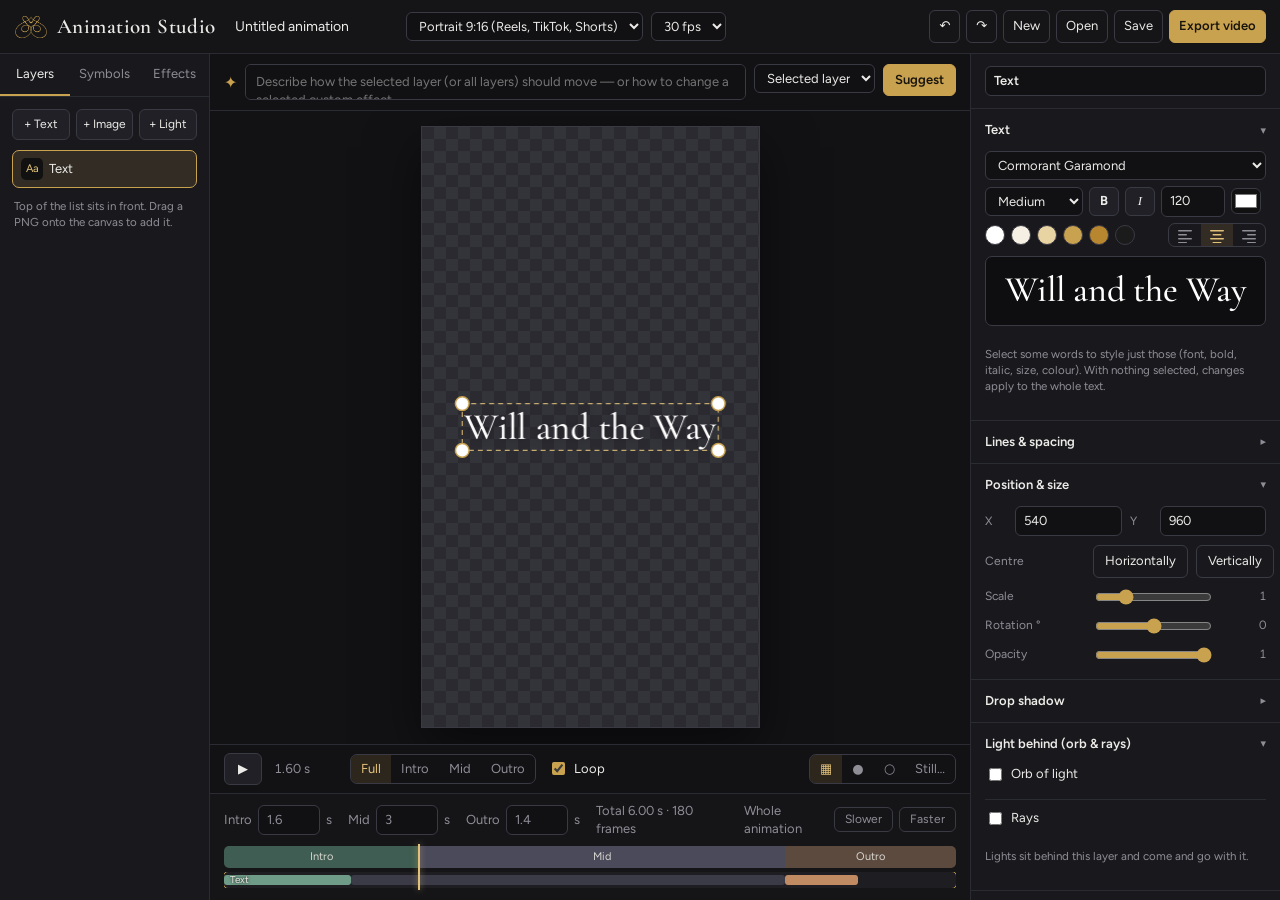
<file: public/index.html>
<!doctype html>
<html lang="en">
<head>
<meta charset="utf-8">
<meta name="viewport" content="width=device-width, initial-scale=1, viewport-fit=cover">
<title>Animation Studio</title>
<link rel="icon" href="icons/icon-32.png">
<link rel="apple-touch-icon" href="icons/icon-180.png">
<meta name="theme-color" content="#121215">
<link rel="preconnect" href="https://fonts.googleapis.com">
<link rel="preconnect" href="https://fonts.gstatic.com" crossorigin>
<link rel="stylesheet" href="https://fonts.googleapis.com/css2?family=Cormorant+Garamond:ital,wght@0,500;0,600;1,500&family=Figtree:wght@400;500;600&display=swap">
<link rel="stylesheet" href="css/app.css">
</head>
<body>
<header class="top">
  <div class="brand"><img src="icons/mark-gold.png" alt=""><span>Animation Studio</span></div>
  <input id="projName" class="projname" spellcheck="false" title="Animation name">
  <div class="top-mid">
    <select id="sizeSel" title="Video size"></select>
    <select id="fpsSel" title="Frames per second"><option value="24">24 fps</option><option value="25">25 fps</option><option value="30">30 fps</option><option value="60">60 fps</option></select>
  </div>
  <div class="top-actions">
    <button id="undoBtn" class="ghost icon" title="Undo (Ctrl/Cmd+Z)">↶</button>
    <button id="redoBtn" class="ghost icon" title="Redo (Ctrl/Cmd+Shift+Z)">↷</button>
    <button id="newBtn" class="ghost">New</button>
    <button id="openBtn" class="ghost">Open</button>
    <button id="saveBtn" class="ghost">Save</button>
    <button id="exportBtn" class="gold">Export video</button>
  </div>
</header>

<main class="app">
  <aside class="left panel">
    <div class="tabs"><button data-tab="layers" class="on">Layers</button><button data-tab="symbols">Symbols</button><button data-tab="effects">Effects</button></div>
    <section id="tab-layers" class="tabbody">
      <div class="addrow">
        <button id="addText">+ Text</button><button id="addImage">+ Image</button><button id="addLight">+ Light</button>
      </div>
      <ul id="layerList" class="layers"></ul>
      <p class="hint">Top of the list sits in front. Drag a PNG onto the canvas to add it.</p>
    </section>
    <section id="tab-symbols" class="tabbody" hidden>
      <div class="symgroup">Will and the Way</div>
      <div class="seg small symcol" id="symColour"></div>
      <div id="symGrid" class="symgrid"></div>
      <div class="symgroup">Your symbols <button id="addSymbol" class="link">+ Add</button></div>
      <div id="userSymGrid" class="symgrid"></div>
      <p class="hint">Click a symbol to add it. Symbols you add here stay in this browser.</p>
    </section>
    <section id="tab-effects" class="tabbody" hidden>
      <div class="symgroup">Create a custom effect</div>
      <div class="creator">
        <textarea id="createInput" rows="5" placeholder="Describe anything — e.g. “A broken heart comes together and heals. Gold light runs up the seam, the heart pulses with rays, then dissolves into pieces that form my text and symbol.”"></textarea>
        <label class="chk"><input type="checkbox" id="createUse" checked> <span>Build it from my layers <span class="muted">(the text and symbols on the canvas appear only when the effect brings them in)</span></span></label>
        <button class="gold" id="createBtn">Create effect</button>
        <p id="createStatus" class="createstatus" hidden></p>
        <p class="hint" style="margin:0">Claude writes it from scratch: 1–2 minutes. Your screen stays on while it works; keep this page open (don't switch apps). To change it afterwards, select it and describe the change in the Suggest box (Selected layer).</p>
      </div>
      <div class="symgroup" style="margin-top:16px">Your saved effects</div>
      <div id="effectGrid" class="effgrid"></div>
      <p class="hint">Save a custom effect from its settings panel (“Save to effects library”). Click one here to add it, then change its words and colours in its settings.</p>
    </section>
  </aside>

  <section class="centre">
    <form id="suggestForm" class="suggest">
      <span class="spark">✦</span>
      <textarea id="suggestInput" rows="1" placeholder="Describe how the selected layer (or all layers) should move — or how to change a selected custom effect" autocomplete="off"></textarea>
      <select id="suggestTarget"><option value="selected">Selected layer</option><option value="all">All layers</option></select>
      <button class="gold" id="suggestBtn">Suggest</button>
    </form>
    <div class="viewer" id="viewer">
    <div id="stage" class="stage">
      <div id="canvasWrap" class="canvaswrap">
        <canvas id="view"></canvas>
        <canvas id="overlay"></canvas>
      </div>
    </div>
    <div class="transport">
      <button id="playBtn" class="play" title="Play / pause (Space)">▶</button>
      <span id="timeLbl" class="time">0.00 s</span>
      <div class="seg" id="rangeSeg">
        <button data-range="full" class="on">Full</button><button data-range="intro">Intro</button><button data-range="mid">Mid</button><button data-range="outro">Outro</button>
      </div>
      <label class="chk"><input type="checkbox" id="loopChk" checked> Loop</label>
      <div class="bgseg seg" id="bgSeg" title="Preview background (not exported)">
        <button data-bg="checker" class="on">▦</button><button data-bg="dark">●</button><button data-bg="light">○</button><button data-bg="image" title="Use a still from your video">Still…</button>
      </div>
    </div>
    <nav class="mtabs" id="mtabs"><button data-m="layers">Layers</button><button data-m="symbols">Symbols</button><button data-m="effects">Effects</button><button data-m="edit">Edit</button><button data-m="timing">Timing</button></nav>
    </div>
    <div class="timeline" id="timeline">
      <div class="tl-head">
        <label>Intro <input type="number" id="durIntro" step="0.1" min="0"> s</label>
        <label>Mid <input type="number" id="durMid" step="0.1" min="0"> s</label>
        <label>Outro <input type="number" id="durOutro" step="0.1" min="0"> s</label>
        <span id="durTotal" class="muted"></span>
        <span class="speedall">Whole animation <button class="ghost" id="allSlower">Slower</button><button class="ghost" id="allFaster">Faster</button></span>
      </div>
      <div class="tl-body" id="tlBody">
        <div class="tl-sections" id="tlSections"></div>
        <div class="tl-rows" id="tlRows"></div>
        <div class="tl-head-line" id="tlPlayhead"></div>
      </div>
    </div>
  </section>

  <aside class="right panel" id="inspector"></aside>
</main>

<input type="file" id="fileImage" accept="image/png,image/webp,image/svg+xml,image/jpeg" hidden multiple>
<input type="file" id="fileSymbol" accept="image/png,image/webp,image/svg+xml" hidden multiple>
<input type="file" id="fileFont" accept=".ttf,.otf,.woff,.woff2" hidden multiple>
<input type="file" id="fileProject" accept=".json,application/json" hidden>
<input type="file" id="fileStill" accept="image/*" hidden>

<dialog id="exportDlg" class="dlg">
  <h2>Export transparent video</h2>
  <div class="cols">
    <div>
      <h4>Files</h4>
      <label class="chk"><input type="checkbox" id="exMov" checked> MOV — ProRes 4444 <span class="muted">(Premiere, Final Cut, DaVinci, CapCut desktop)</span></label>
      <label class="chk"><input type="checkbox" id="exWebm" checked> WebM with transparency <span class="muted">(web apps, Chrome)</span></label>
      <label class="chk"><input type="checkbox" id="exPng"> PNG frames <span class="muted">(zip, works anywhere)</span></label>
    </div>
    <div>
      <h4>Pieces</h4>
      <label class="chk"><input type="checkbox" id="exFull" checked> Full animation</label>
      <label class="chk"><input type="checkbox" id="exIntro" checked> Intro</label>
      <label class="chk"><input type="checkbox" id="exMid" checked> Mid section</label>
      <label class="chk"><input type="checkbox" id="exOutro" checked> Outro</label>
    </div>
  </div>
  <p class="muted small" id="exInfo"></p>
  <div class="prog" id="exProg" hidden><i></i></div>
  <p id="exStatus" class="small"></p>
  <ul id="exResults" class="results"></ul>
  <div class="dlg-actions">
    <button id="exZip" class="ghost" hidden>Download all (.zip)</button>
    <button id="exClose" class="ghost">Close</button>
    <button id="exGo" class="gold">Export</button>
  </div>
</dialog>

<dialog id="openDlg" class="dlg">
  <h2>Your animations</h2>
  <ul id="projList" class="projlist"></ul>
  <div class="dlg-actions">
    <button id="importProj" class="ghost">Import file…</button>
    <button id="exportProj" class="ghost">Download current as file</button>
    <button id="openClose" class="gold">Close</button>
  </div>
</dialog>

<div id="toast" class="toast" hidden></div>
<script type="module" src="js/main.js"></script>
</body>
</html>
</file>
<file: public/css/app.css>
:root {
  --bg: #121215; --panel: #19191d; --panel2: #202026; --line: #2b2b33; --line2: #3a3a44;
  --text: #ecebe8; --muted: #8f8d96; --gold: #c9a24f; --gold2: #e2c27a; --goldbg: rgba(201,162,79,.14);
  --intro: #3f5d52; --mid: #4a4a5a; --outro: #5d4a3f;
  --r: 8px; --ui: 'Figtree', system-ui, sans-serif; --serif: 'Cormorant Garamond', Georgia, serif;
}
* { box-sizing: border-box; }
html, body { margin: 0; height: 100%; background: var(--bg); color: var(--text); font: 13px/1.4 var(--ui); -webkit-font-smoothing: antialiased; }
button, input, select, textarea { font: inherit; color: inherit; }
button { cursor: pointer; border: 1px solid var(--line2); background: var(--panel2); border-radius: 6px; padding: 6px 11px; transition: background .15s, border-color .15s; }
button:hover { border-color: #55555f; background: #26262d; }
button.gold { background: var(--gold); border-color: var(--gold); color: #17140c; font-weight: 600; }
button.gold:hover { background: var(--gold2); }
button.ghost { background: transparent; }
button.icon { padding: 6px 9px; }
button.link { border: 0; background: none; color: var(--gold2); padding: 0 4px; }
button:disabled { opacity: .45; cursor: default; }
input[type=text], input[type=number], input:not([type]), select, textarea {
  background: #111114; border: 1px solid var(--line2); border-radius: 6px; padding: 5px 8px; outline: none; min-width: 0;
}
input:focus, select:focus, textarea:focus { border-color: var(--gold); }
input[type=number] { width: 70px; }
input[type=range] { accent-color: var(--gold); width: 100%; }
input[type=color] { width: 30px; height: 26px; border: 1px solid var(--line2); border-radius: 6px; padding: 1px; background: #111; cursor: pointer; }
input[type=checkbox] { accent-color: var(--gold); }
.muted { color: var(--muted); } .small { font-size: 12px; }
[hidden] { display: none !important; }

/* header */
.top { height: 54px; display: flex; align-items: center; gap: 14px; padding: 0 14px; border-bottom: 1px solid var(--line); background: #151518; }
.brand { display: flex; align-items: center; gap: 9px; font: 600 21px var(--serif); letter-spacing: .02em; white-space: nowrap; }
.brand img { width: 34px; height: 34px; }
.projname { background: transparent !important; border-color: transparent !important; font-size: 14px; width: 240px; }
.projname:hover, .projname:focus { border-color: var(--line2) !important; }
.top-mid { display: flex; gap: 8px; }
.top-actions { margin-left: auto; display: flex; gap: 6px; }

/* layout */
.app { display: grid; grid-template-columns: 250px 1fr 340px; height: calc(100% - 54px); }
.panel { background: var(--panel); overflow-y: auto; }
.left { border-right: 1px solid var(--line); }
.right { border-left: 1px solid var(--line); }
.tabs { display: flex; border-bottom: 1px solid var(--line); }
.tabs button { flex: 1; border: 0; border-radius: 0; background: none; padding: 11px; color: var(--muted); border-bottom: 2px solid transparent; }
.tabs button.on { color: var(--text); border-bottom-color: var(--gold); }
.tabbody { padding: 12px; }
.addrow { display: flex; gap: 6px; margin-bottom: 10px; }
.addrow button { flex: 1; padding: 6px 4px; }
.hint { color: var(--muted); font-size: 11.5px; margin: 10px 2px; }
.layers { list-style: none; margin: 0; padding: 0; display: flex; flex-direction: column; gap: 4px; }
.layers li { display: flex; align-items: center; gap: 6px; padding: 7px 8px; border-radius: 7px; border: 1px solid transparent; background: var(--panel2); cursor: pointer; }
.layers li.sel { border-color: var(--gold); background: var(--goldbg); }
.layers li .nm { flex: 1; overflow: hidden; text-overflow: ellipsis; white-space: nowrap; }
.layers li .ty { width: 22px; height: 22px; border-radius: 5px; display: grid; place-items: center; background: #111; font-size: 11px; color: var(--gold2); flex: none; overflow: hidden; }
.layers li .ty img { width: 100%; height: 100%; object-fit: contain; }
.layers li button { padding: 1px 5px; border: 0; background: none; color: var(--muted); font-size: 12px; }
.layers li button:hover { color: var(--text); }
.layers li.hidden .nm { opacity: .4; }
.symgroup { font-size: 11px; text-transform: uppercase; letter-spacing: .08em; color: var(--muted); margin: 6px 0 8px; display: flex; justify-content: space-between; }
.symgrid { display: grid; grid-template-columns: repeat(3, 1fr); gap: 6px; margin-bottom: 14px; }
.symgrid .sym { aspect-ratio: 1; border-radius: 7px; background: #26262c; border: 1px solid var(--line); display: grid; place-items: center; padding: 8px; cursor: pointer; position: relative; }
.symgrid .sym:hover { border-color: var(--gold); }
.symgrid .sym img { max-width: 100%; max-height: 100%; }
.symgrid .sym .x { position: absolute; top: 2px; right: 2px; border: 0; background: rgba(0,0,0,.5); padding: 0 5px; font-size: 11px; display: none; }
.symgrid .sym:hover .x { display: block; }
.symgrid .sym span { position: absolute; bottom: -1px; left: 0; right: 0; font-size: 9.5px; text-align: center; color: var(--muted); white-space: nowrap; overflow: hidden; text-overflow: ellipsis; padding: 0 3px; }

/* centre */
.centre { display: flex; flex-direction: column; min-width: 0; min-height: 0; }
.suggest { display: flex; gap: 8px; align-items: center; padding: 10px 14px; border-bottom: 1px solid var(--line); }
.suggest .spark { color: var(--gold); font-size: 16px; }
.suggest textarea { flex: 1; padding: 8px 10px; resize: none; line-height: 1.35; max-height: 9.5em; overflow-y: auto; font: inherit; }
.suggest { align-items: flex-start; }
.suggest .spark { margin-top: 8px; }
.stage { flex: 1; min-height: 0; display: grid; place-items: center; padding: 16px; position: relative; overflow: hidden; }
.canvaswrap { position: relative; box-shadow: 0 0 0 1px var(--line2), 0 20px 50px rgba(0,0,0,.5);
  background-color: #2a2a30; background-image: linear-gradient(45deg,#33333a 25%,transparent 25%,transparent 75%,#33333a 75%),linear-gradient(45deg,#33333a 25%,transparent 25%,transparent 75%,#33333a 75%); background-size: 24px 24px; background-position: 0 0, 12px 12px; }
.canvaswrap canvas { position: absolute; inset: 0; width: 100%; height: 100%; }
#overlay { cursor: default; }
.transport { display: flex; align-items: center; gap: 12px; padding: 8px 14px; border-top: 1px solid var(--line); }
.play { width: 38px; height: 32px; padding: 0; font-size: 13px; }
.time { font-variant-numeric: tabular-nums; width: 64px; color: var(--muted); white-space: nowrap; }
.viewer { flex: 1; min-height: 0; display: flex; flex-direction: column; }
.seg { display: flex; border: 1px solid var(--line2); border-radius: 7px; overflow: hidden; }
.seg button { border: 0; border-radius: 0; background: none; padding: 5px 10px; color: var(--muted); }
.seg button.on { background: var(--goldbg); color: var(--gold2); }
.bgseg { margin-left: auto; }
.chk { display: flex; align-items: center; gap: 6px; cursor: pointer; }

/* timeline */
.timeline { border-top: 1px solid var(--line); background: #151518; padding: 8px 14px 12px; }
.tl-head { display: flex; gap: 16px; align-items: center; margin-bottom: 8px; }
.tl-head label { display: flex; gap: 6px; align-items: center; color: var(--muted); }
.tl-head input { width: 62px; }
.tl-body { position: relative; user-select: none; cursor: ew-resize; }
.tl-sections { display: flex; height: 22px; border-radius: 5px; overflow: hidden; font-size: 11px; }
.tl-sections div { display: grid; place-items: center; color: #d8d6d0; min-width: 0; overflow: hidden; white-space: nowrap; position: relative; }
.tl-sections .grip { position: absolute; right: -4px; top: 0; bottom: 0; width: 8px; cursor: col-resize; z-index: 2; }
.tl-rows { margin-top: 4px; display: flex; flex-direction: column; gap: 3px; max-height: 110px; overflow-y: auto; }
.tl-row { position: relative; height: 16px; background: #1d1d22; border-radius: 4px; cursor: pointer; }
.tl-row.sel { outline: 1px solid var(--gold); }
.tl-row .bar { position: absolute; top: 3px; bottom: 3px; border-radius: 3px; }
.tl-row .bar.in { background: #6f9c88; } .tl-row .bar.out { background: #c08a63; } .tl-row .bar.hold { background: #3b3b47; }
.tl-row .lbl { position: absolute; left: 6px; top: 0; font-size: 10px; line-height: 16px; color: #e8e6e0; pointer-events: none; text-shadow: 0 0 3px #000; }
.tl-head-line { position: absolute; top: -2px; bottom: -2px; width: 2px; background: var(--gold2); pointer-events: none; box-shadow: 0 0 6px rgba(226,194,122,.6); }

/* inspector */
.insp-empty { padding: 30px 20px; color: var(--muted); text-align: center; }
.sec { border-bottom: 1px solid var(--line); }
.sec > summary { list-style: none; cursor: pointer; padding: 12px 14px; font-weight: 600; display: flex; justify-content: space-between; align-items: center; }
.sec > summary::-webkit-details-marker { display: none; }
.sec > summary::after { content: '▾'; color: var(--muted); font-size: 11px; }
.sec:not([open]) > summary::after { content: '▸'; }
.sec .body { padding: 0 14px 14px; display: flex; flex-direction: column; gap: 9px; }
.row { display: flex; align-items: center; gap: 8px; }
.row > label, .row > .lab { width: 100px; flex: none; color: var(--muted); font-size: 12px; }
.row .grow { flex: 1; min-width: 0; }
.row input[type=range] + .val { width: 44px; text-align: right; font-variant-numeric: tabular-nums; color: var(--muted); font-size: 12px; }
.pair { display: grid; grid-template-columns: 1fr 1fr; gap: 8px; }
.pair .row > label { width: 22px; }
.pair input[type=number] { width: 100%; }
.subhead { font-size: 11px; text-transform: uppercase; letter-spacing: .08em; color: var(--gold2); margin-top: 6px; display: flex; align-items: center; gap: 8px; }
.subhead::after { content: ''; flex: 1; height: 1px; background: var(--line); }
.editor { min-height: 70px; max-height: 220px; overflow: auto; background: #0e0e10; border: 1px solid var(--line2); border-radius: 7px; padding: 10px 12px; outline: none; line-height: 1.25; white-space: pre-wrap; word-break: break-word; }
.editor:focus { border-color: var(--gold); }
.toolbar { display: flex; flex-wrap: wrap; gap: 6px; align-items: center; }
.toolbar select.font { flex: 1 1 100%; }
.toolbar .tb { min-width: 30px; padding: 4px 8px; }
.toolbar .tb.on { background: var(--goldbg); border-color: var(--gold); color: var(--gold2); }
.toolbar input[type=number] { width: 64px; }
.lines { display: flex; flex-direction: column; gap: 6px; }
.lineitem { background: var(--panel2); border-radius: 7px; padding: 7px 8px; display: grid; grid-template-columns: 1fr 1fr; gap: 5px 8px; }
.lineitem .ln { grid-column: 1 / -1; font-size: 12px; color: var(--text); white-space: nowrap; overflow: hidden; text-overflow: ellipsis; }
.lineitem label { display: flex; align-items: center; gap: 5px; font-size: 11px; color: var(--muted); }
.lineitem input { width: 100% !important; padding: 3px 6px; }
.presets { display: flex; flex-wrap: wrap; gap: 5px; }
.presets .pgroup { width: 100%; font-size: 10.5px; color: var(--muted); margin-top: 3px; letter-spacing: .05em; text-transform: uppercase; }
.presets button { padding: 4px 8px; font-size: 12px; border-radius: 20px; }
.presets button.on { background: var(--gold); color: #17140c; border-color: var(--gold); }
.seg.small button { padding: 3px 8px; font-size: 12px; }
.note { font-size: 11.5px; color: var(--muted); }
.warn { font-size: 11.5px; color: #e3a36a; }

/* dialogs */
.dlg { background: var(--panel); color: var(--text); border: 1px solid var(--line2); border-radius: 12px; padding: 22px 24px; width: min(620px, 92vw); box-shadow: 0 30px 80px rgba(0,0,0,.6); }
.dlg::backdrop { background: rgba(0,0,0,.6); }
.dlg h2 { font: 600 26px var(--serif); margin: 0 0 14px; }
.dlg h4 { margin: 0 0 8px; color: var(--muted); font-weight: 500; font-size: 12px; text-transform: uppercase; letter-spacing: .07em; }
.dlg .cols { display: grid; grid-template-columns: 1.4fr 1fr; gap: 18px; }
.dlg .cols .chk { margin-bottom: 7px; align-items: flex-start; }
.dlg-actions { display: flex; gap: 8px; justify-content: flex-end; margin-top: 16px; }
.prog { height: 6px; background: #111; border-radius: 4px; overflow: hidden; margin-top: 10px; }
.prog i { display: block; height: 100%; width: 0; background: var(--gold); transition: width .2s; }
.results { list-style: none; padding: 0; margin: 10px 0 0; display: flex; flex-direction: column; gap: 5px; }
.results li { display: flex; justify-content: space-between; align-items: center; background: var(--panel2); padding: 7px 10px; border-radius: 7px; }
.results a { color: var(--gold2); text-decoration: none; }
.projlist { list-style: none; padding: 0; margin: 0; max-height: 50vh; overflow: auto; display: flex; flex-direction: column; gap: 6px; }
.projlist li { display: flex; gap: 10px; align-items: center; background: var(--panel2); padding: 8px 10px; border-radius: 8px; }
.projlist img { width: 40px; height: 56px; object-fit: contain; background: #2a2a30; border-radius: 4px; }
.projlist .nm { flex: 1; }
.projlist .nm small { display: block; color: var(--muted); }
.toast { position: fixed; bottom: 24px; left: 50%; transform: translateX(-50%); background: #2b2b33; border: 1px solid var(--line2); padding: 10px 16px; border-radius: 8px; z-index: 50; box-shadow: 0 10px 30px rgba(0,0,0,.4); max-width: 80vw; }
.dropping .canvaswrap { outline: 2px dashed var(--gold); outline-offset: 6px; }

button { white-space: nowrap; }
.transport { flex-wrap: wrap; row-gap: 6px; }
@media (max-width: 1400px) {
  .app { grid-template-columns: 210px 1fr 310px; }
  .top { gap: 10px; }
  .projname { width: 170px; }
  .top-actions button { padding: 6px 9px; }
  .addrow button { font-size: 12px; }
}
@media (max-width: 1180px) {
  .app { grid-template-columns: 190px 1fr 290px; }
  .brand span { display: none; }
  #sizeSel { max-width: 150px; }
  .suggest select { max-width: 120px; }
  .tl-head { flex-wrap: wrap; gap: 8px 14px; }
}
.layers li .nm { min-width: 48px; }
@media (max-width: 1400px) {
  .layers li button { display: none; padding: 1px 3px; }
  .layers li:hover button { display: inline-block; }
}

.symcol { margin-bottom: 10px; }
.symcol button { flex: 1; }
.symgrid .sym { padding: 8px 8px 16px; }
.symgrid .sym.light { background: #d9d6cf; }
.symgrid .sym.light span { color: #555; }

.speedall { margin-left: auto; display: flex; align-items: center; gap: 6px; color: var(--muted); }
.speedall button, [data-speed], [data-midspeed] { padding: 3px 10px; font-size: 12px; }

.mtabs { display: none; }
#overlay, .tl-body { touch-action: none; }

/* ---------- phones ---------- */
@media (max-width: 760px) {
  html, body { height: auto; }
  body { padding-bottom: env(safe-area-inset-bottom); }
  input, select, textarea, .editor, .suggest input { font-size: 16px !important; }
  .top { height: auto; flex-wrap: wrap; padding: 8px 10px; gap: 8px; padding-top: max(8px, env(safe-area-inset-top)); }
  .brand span { display: none; }
  .brand img { width: 30px; height: 30px; }
  .top-actions { margin-left: auto; gap: 4px; }
  .top-actions button { padding: 6px 8px; font-size: 13px; }
  #newBtn { display: none; }
  .projname { order: 3; flex: 1 1 100%; width: auto; font-size: 15px; border-color: var(--line2) !important; }
  .top-mid { order: 4; flex: 1 1 100%; }
  .top-mid select { flex: 1; min-width: 0; }
  #sizeSel { max-width: none; }

  .app { display: flex; flex-direction: column; height: auto; }
  .centre { display: contents; }
  .viewer { order: 1; position: sticky; top: 0; z-index: 6; flex: none; background: var(--bg); box-shadow: 0 6px 16px rgba(0,0,0,.35); }
  .stage { flex: none; height: 54svh; min-height: 300px; padding: 6px; background: var(--bg); border-bottom: 1px solid var(--line); }
  .transport { background: #151518; padding: 6px 8px; gap: 6px; flex-wrap: nowrap; overflow-x: auto; border-bottom: 1px solid var(--line); }
  .transport .time { width: auto; }
  .transport .chk { display: none; }
  .bgseg { margin-left: 0; }
  .transport .seg button { padding: 5px 8px; }
  .transport .play { width: 34px; flex: none; }
  .bgseg button[data-bg="image"] { font-size: 12px; padding: 5px 6px; }
  .mtabs { display: flex; background: var(--panel); border-bottom: 1px solid var(--line); }
  .mtabs button { flex: 1; border: 0; border-radius: 0; background: none; padding: 11px 4px; color: var(--muted); border-bottom: 2px solid transparent; font-size: 14px; }
  .mtabs button.on { color: var(--text); border-bottom-color: var(--gold); }
  .left, .right, .timeline, .suggest { order: 4; border: 0; overflow: visible; }
  .left .tabs { display: none; }
  .suggest .spark { display: none; }
  .suggest { flex-wrap: wrap; padding: 12px 14px 4px; border-bottom: 0; background: var(--panel); }
  .suggest textarea { flex: 1 1 100%; }
  .suggest select { flex: 1; max-width: none; }
  .timeline { padding: 12px 14px 20px; }
  .tl-head { flex-wrap: wrap; gap: 8px 12px; }
  .speedall { margin-left: 0; flex: 1 1 100%; }
  .tl-rows { max-height: none; }
  .tl-row, .tl-sections { height: 26px; }
  .tl-row .lbl { line-height: 26px; font-size: 12px; }
  .tl-row .bar { top: 5px; bottom: 5px; }
  .symgrid { grid-template-columns: repeat(4, 1fr); }
  .layers li { padding: 10px; }
  .layers li button { display: inline-block !important; padding: 4px 6px; font-size: 14px; }
  .row > label, .row > .lab { width: 96px; }
  .presets button { padding: 6px 11px; font-size: 13px; }
  input[type=range] { height: 28px; }
  .dlg { width: 96vw; padding: 18px; }
  .dlg .cols { grid-template-columns: 1fr; }
  body:not([data-m="layers"]) #tab-layers, body:not([data-m="symbols"]) #tab-symbols { display: none !important; }
  body[data-m="layers"] #tab-layers, body[data-m="symbols"] #tab-symbols { display: block !important; }
  body:not([data-m="edit"]) .right, body:not([data-m="edit"]) .suggest { display: none; }
  body:not([data-m="timing"]) .timeline { display: none; }
  .insp-empty { padding: 24px 16px; }
}

.tbalign { margin-left: auto; }
.tbalign button { padding: 5px 8px; }

.prompts { margin: 0; padding-left: 18px; display: flex; flex-direction: column; gap: 4px; font-size: 12.5px; }

.effgrid { display: grid; grid-template-columns: repeat(2, 1fr); gap: 8px; margin-bottom: 12px; }
.effgrid .eff { position: relative; border-radius: 8px; background: #26262c; border: 1px solid var(--line); cursor: pointer; overflow: hidden; }
.effgrid .eff:hover { border-color: var(--gold); }
.effgrid .eff img { display: block; width: 100%; aspect-ratio: 9/16; object-fit: cover; background: #2f3b48; }
.effgrid .eff span { display: block; font-size: 11.5px; padding: 5px 7px; white-space: nowrap; overflow: hidden; text-overflow: ellipsis; }
.effgrid .eff .x { position: absolute; top: 4px; right: 4px; border: 0; background: rgba(0,0,0,.55); padding: 1px 6px; font-size: 11px; display: none; }
.effgrid .eff:hover .x { display: block; }
.params { display: flex; flex-direction: column; gap: 8px; }
.params textarea { width: 100%; min-height: 40px; resize: vertical; }
.tabs button { padding: 11px 4px; }
@media (max-width: 760px) {
  body:not([data-m="effects"]) #tab-effects { display: none !important; }
  body[data-m="effects"] #tab-effects { display: block !important; }
  body:not([data-m="layers"]):not([data-m="symbols"]):not([data-m="effects"]) .left { display: none; }
  .effgrid { grid-template-columns: repeat(3, 1fr); }
  .effgrid .eff .x { display: block; }
  .mtabs button { font-size: 13px; padding: 11px 2px; }
}
@media (max-width: 760px) {
  /* Suggest: choice + button first, text box under them */
  .suggest select { order: 1; }
  .suggest #suggestBtn { order: 2; }
  .suggest textarea { order: 3; max-height: 32svh; }
  /* while typing, the pinned preview shrinks so the keyboard and the box both fit */
  body.typing .stage { height: 20svh; min-height: 120px; }
  body.typing .transport { display: none; }
  .stage { transition: height .2s ease; }
}
@media (max-width: 760px) { body.typing #overlay { opacity: 0; } }

.creator { display: flex; flex-direction: column; gap: 10px; }
.creator textarea { width: 100%; resize: vertical; min-height: 110px; line-height: 1.4; }
.creator .chk { align-items: flex-start; font-size: 12.5px; }
.left { overflow-y: auto; }
.layers li .used { font-size: 10.5px; color: var(--gold2); margin-left: 4px; }

.createstatus { margin: 0; padding: 9px 11px; border-radius: 7px; background: var(--goldbg); color: var(--gold2); font-size: 12.5px; line-height: 1.4; }
.createstatus.err { background: rgba(227,120,90,.14); color: #f0a184; }
</file>
